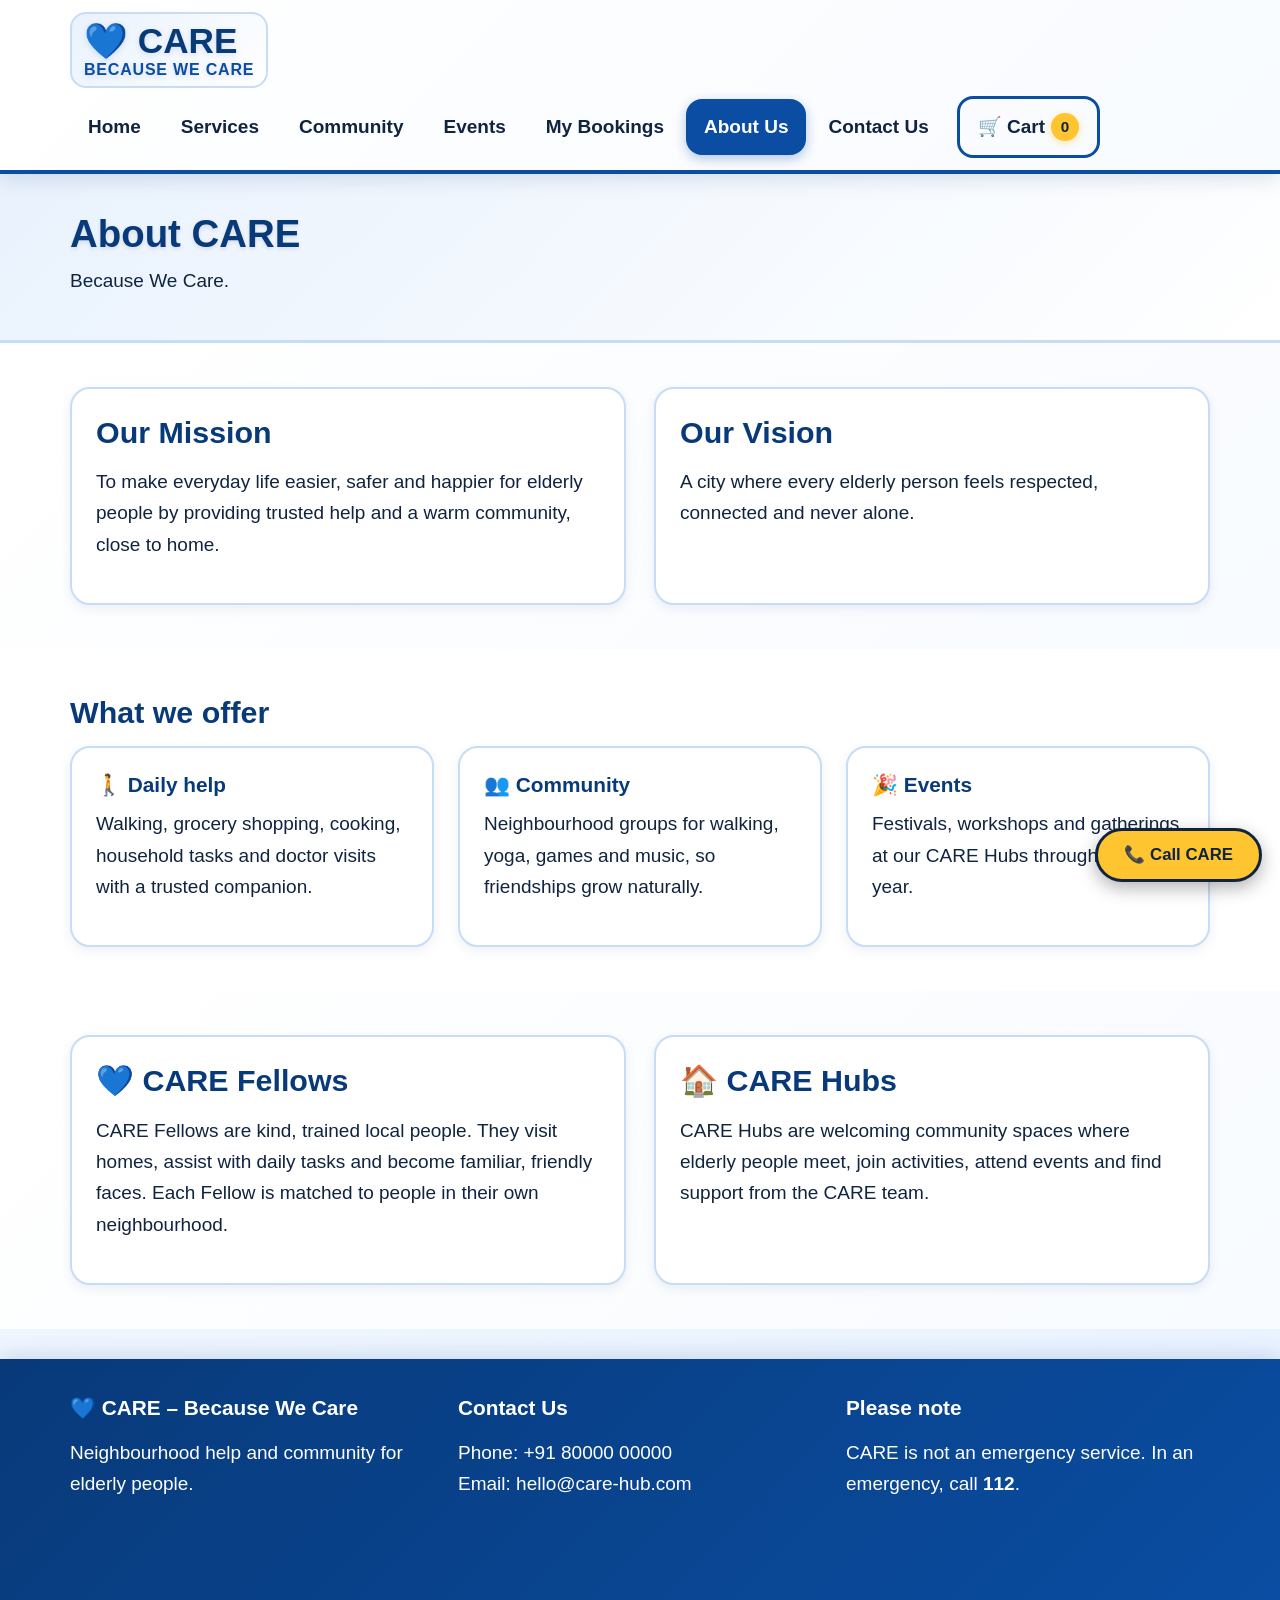
<file: pages/about.html>
<!DOCTYPE html>
<html lang="en">
<head>
<meta charset="utf-8">
<meta name="viewport" content="width=device-width, initial-scale=1">
<title>About Us – CARE: Because We Care</title>
<link rel="stylesheet" href="../css/style.css">
</head>
<body data-root="../" data-page="about">
<main id="main">
<div class="page-head"><div class="wrap"><h1>About CARE</h1><p>Because We Care.</p></div></div>
<section><div class="wrap two-col">
  <div class="panel"><h2>Our Mission</h2><p>To make everyday life easier, safer and happier for elderly people by providing trusted help and a warm community, close to home.</p></div>
  <div class="panel"><h2>Our Vision</h2><p>A city where every elderly person feels respected, connected and never alone.</p></div>
</div></section>
<section style="background:#fff"><div class="wrap">
  <h2>What we offer</h2>
  <div class="grid">
    <div class="panel"><h3>🚶 Daily help</h3><p>Walking, grocery shopping, cooking, household tasks and doctor visits with a trusted companion.</p></div>
    <div class="panel"><h3>👥 Community</h3><p>Neighbourhood groups for walking, yoga, games and music, so friendships grow naturally.</p></div>
    <div class="panel"><h3>🎉 Events</h3><p>Festivals, workshops and gatherings at our CARE Hubs throughout the year.</p></div>
  </div>
</div></section>
<section><div class="wrap two-col">
  <div class="panel"><h2>💙 CARE Fellows</h2><p>CARE Fellows are kind, trained local people. They visit homes, assist with daily tasks and become familiar, friendly faces. Each Fellow is matched to people in their own neighbourhood.</p></div>
  <div class="panel"><h2>🏠 CARE Hubs</h2><p>CARE Hubs are welcoming community spaces where elderly people meet, join activities, attend events and find support from the CARE team.</p></div>
</div></section>
</main>
<script src="../js/data.js"></script>
<script src="../js/app.js"></script>
</body>
</html>
</file>
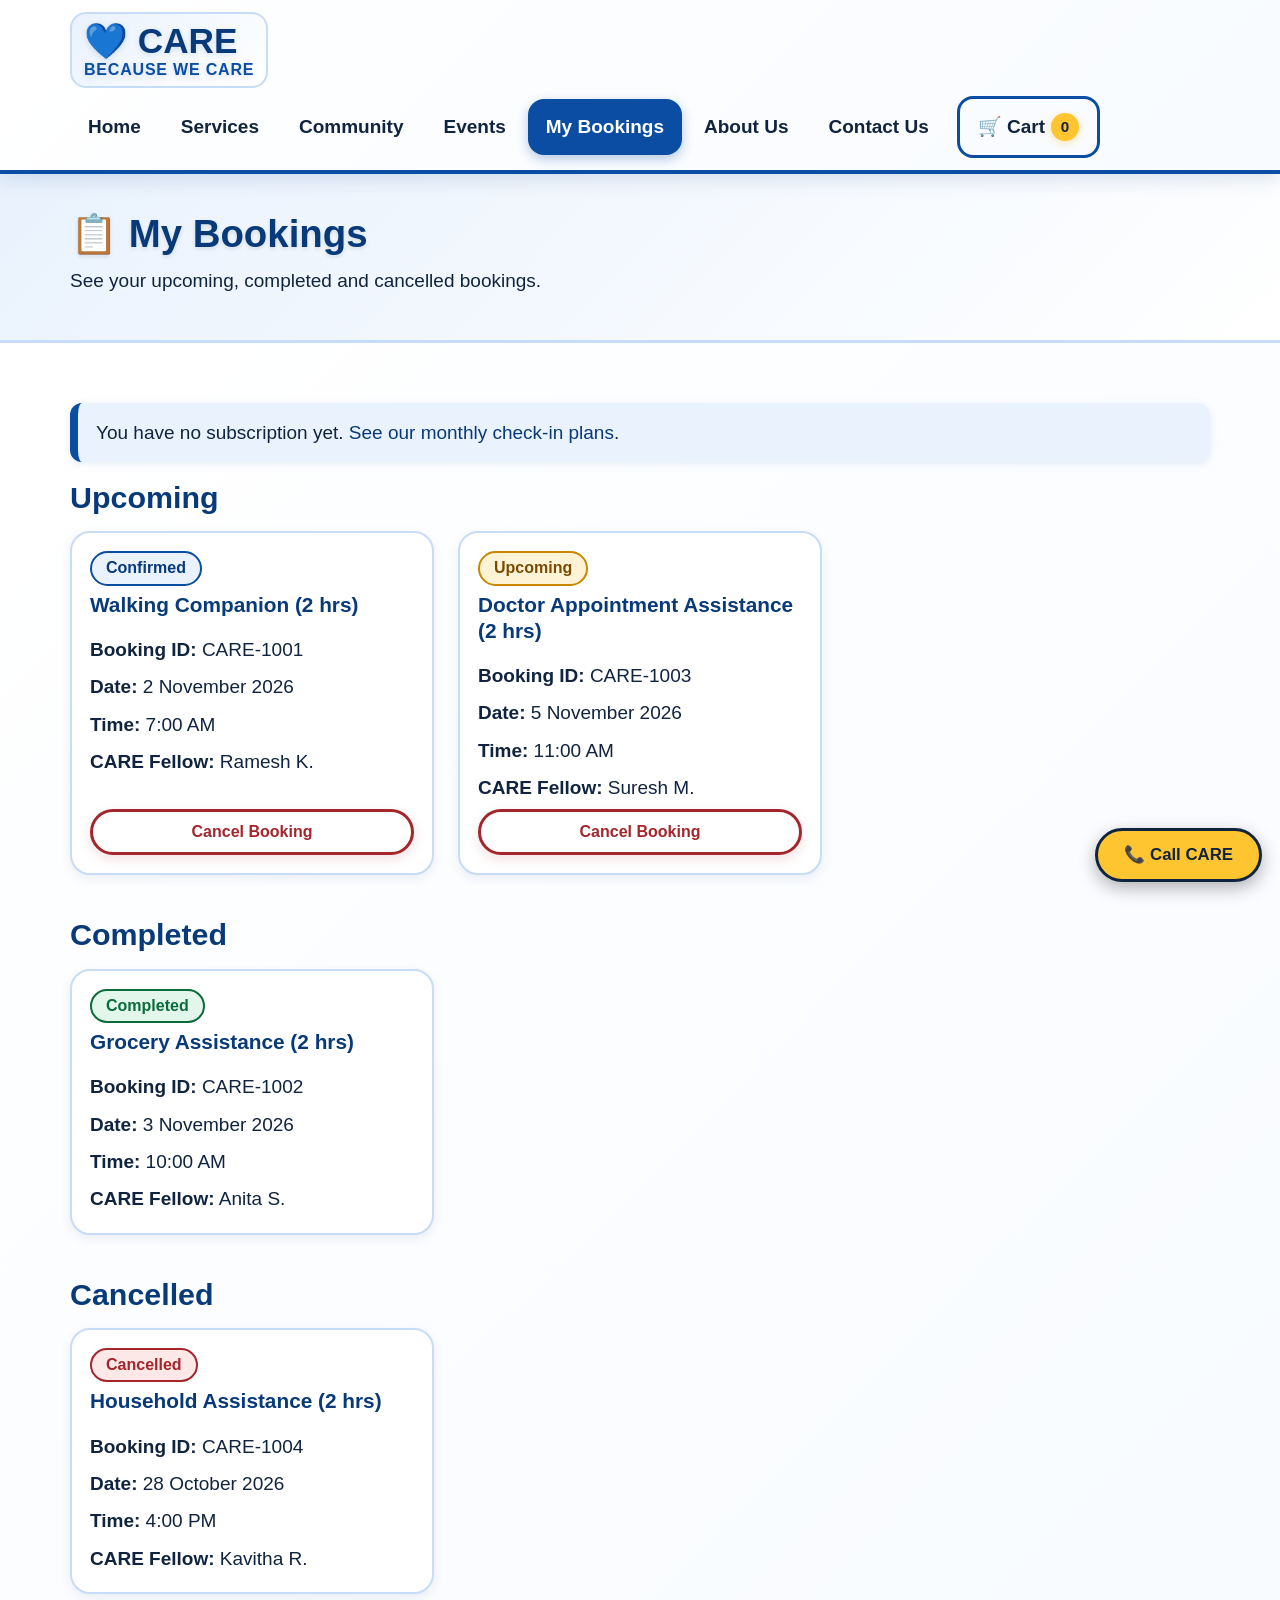
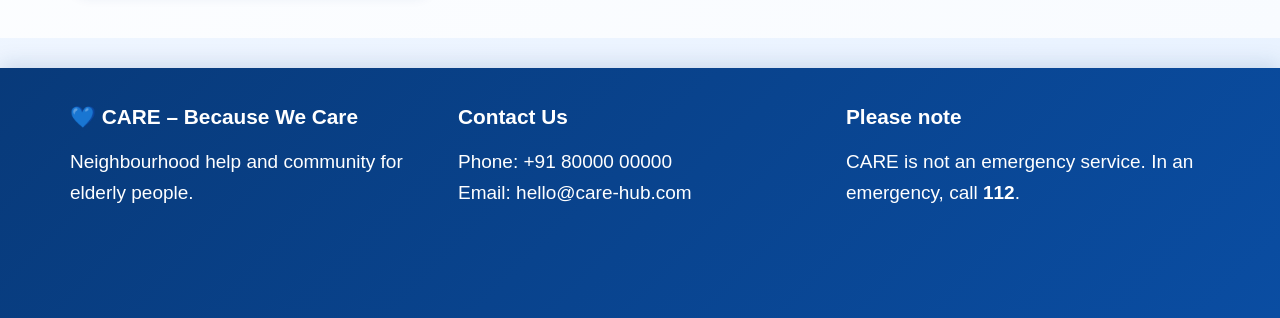
<file: pages/bookings.html>
<!DOCTYPE html>
<html lang="en">
<head>
<meta charset="utf-8">
<meta name="viewport" content="width=device-width, initial-scale=1">
<title>My Bookings – CARE: Because We Care</title>
<link rel="stylesheet" href="../css/style.css">
</head>
<body data-root="../" data-page="bookings">
<main id="main">
<div class="page-head"><div class="wrap"><h1>📋 My Bookings</h1><p>See your upcoming, completed and cancelled bookings.</p></div></div>
<section><div class="wrap">
  <div id="planBox"></div>
  <h2>Upcoming</h2><div class="grid" id="upcomingList"></div>
  <h2 style="margin-top:40px">Completed</h2><div class="grid" id="completedList"></div>
  <h2 style="margin-top:40px">Cancelled</h2><div class="grid" id="cancelledList"></div>
</div></section>
</main>
<script src="../js/data.js"></script>
<script src="../js/app.js"></script>
</body>
</html>
</file>
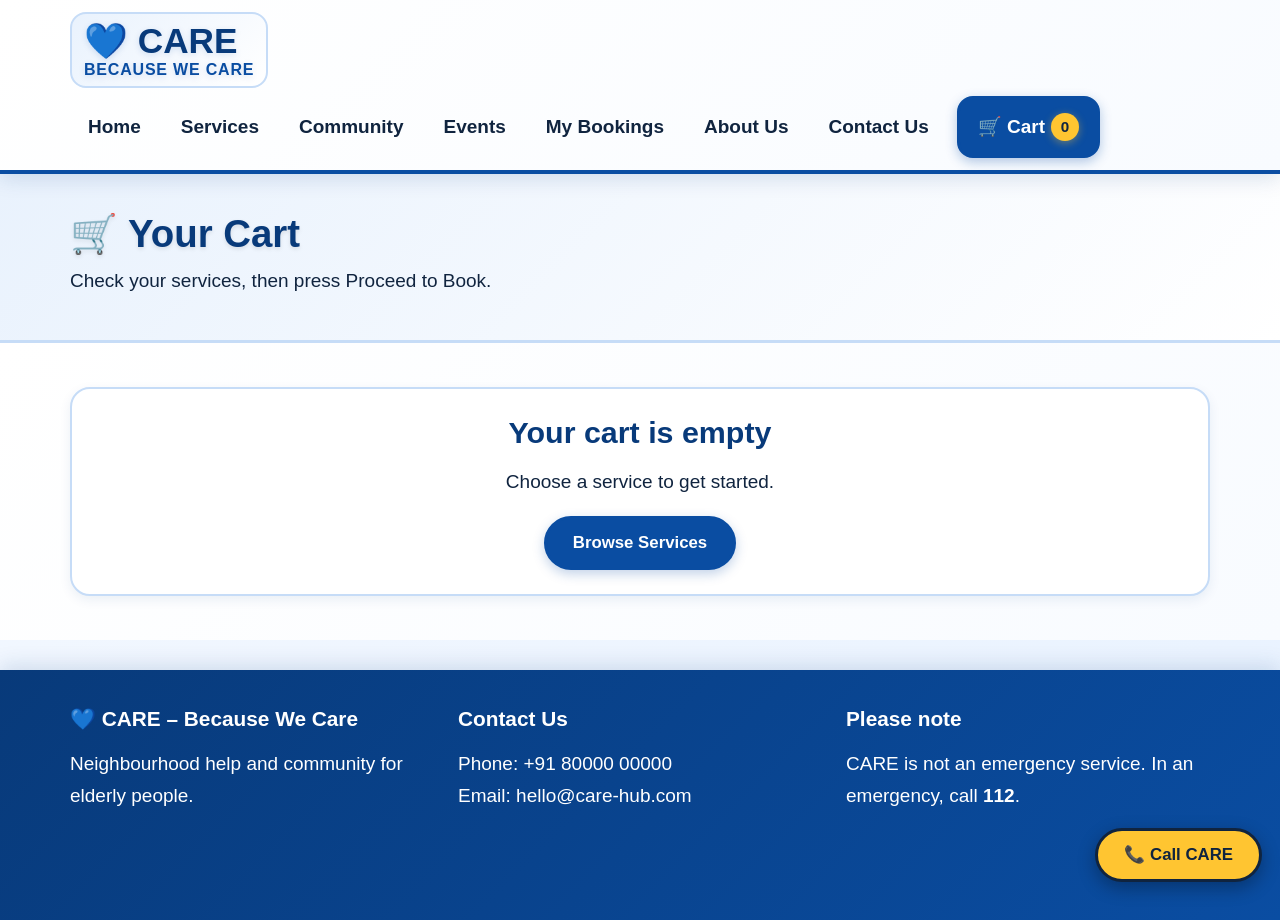
<file: pages/cart.html>
<!DOCTYPE html>
<html lang="en">
<head>
<meta charset="utf-8">
<meta name="viewport" content="width=device-width, initial-scale=1">
<title>My Cart – CARE: Because We Care</title>
<link rel="stylesheet" href="../css/style.css">
</head>
<body data-root="../" data-page="cart">
<main id="main">
<div class="page-head"><div class="wrap"><h1>🛒 Your Cart</h1><p>Check your services, then press Proceed to Book.</p></div></div>
<section><div class="wrap" id="cartBox"></div></section>
<dialog id="bookDlg" aria-labelledby="dlgTitle">
  <h2 id="dlgTitle">Confirm your booking</h2>
  <ul id="bkSummary" class="list-clean"></ul>
  <form id="bookForm">
    <label for="bkDate">Preferred date</label><input type="date" id="bkDate" required>
    <label for="bkTime">Preferred time</label><input type="time" id="bkTime" value="10:00" required>
    <div class="dlg-actions">
      <button type="submit" class="btn">✔ Confirm Booking</button>
      <button type="button" class="btn alt" id="dlgBack">Go Back</button>
    </div>
  </form>
</dialog>
</main>
<script src="../js/data.js"></script>
<script src="../js/app.js"></script>
</body>
</html>
</file>
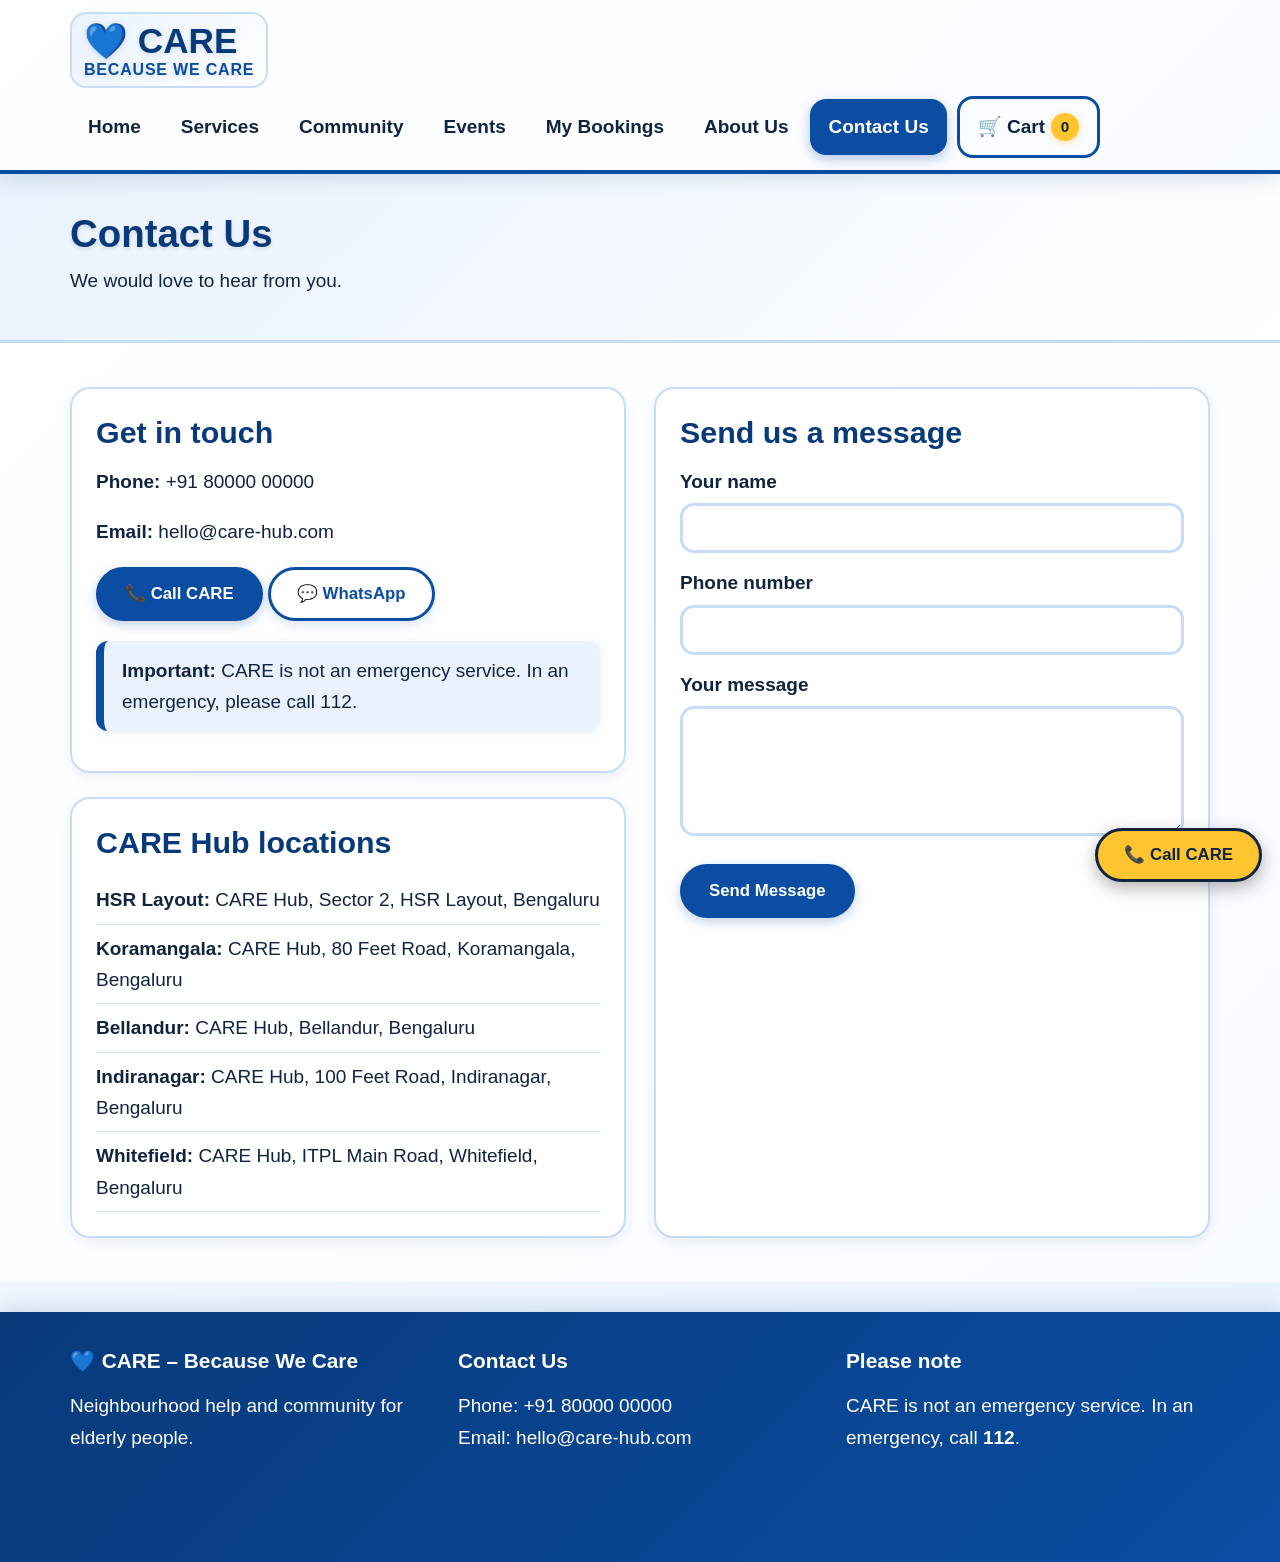
<file: pages/contact.html>
<!DOCTYPE html>
<html lang="en">
<head>
<meta charset="utf-8">
<meta name="viewport" content="width=device-width, initial-scale=1">
<title>Contact Us – CARE: Because We Care</title>
<link rel="stylesheet" href="../css/style.css">
</head>
<body data-root="../" data-page="contact">
<main id="main">
<div class="page-head"><div class="wrap"><h1>Contact Us</h1><p>We would love to hear from you.</p></div></div>
<section><div class="wrap two-col">
  <div>
    <div class="panel">
      <h2>Get in touch</h2>
      <p><strong>Phone:</strong> +91 80000 00000</p>
      <p><strong>Email:</strong> hello@care-hub.com</p>
      <a class="btn" href="tel:+918000000000">📞 Call CARE</a>
      <a class="btn alt" href="https://wa.me/918000000000" target="_blank" rel="noopener">💬 WhatsApp</a>
      <p class="notice" style="margin-top:20px"><strong>Important:</strong> CARE is not an emergency service. In an emergency, please call 112.</p>
    </div>
    <div class="panel" style="margin-top:24px"><h2>CARE Hub locations</h2><ul class="list-clean" id="hubList"></ul></div>
  </div>
  <div class="panel">
    <h2>Send us a message</h2>
    <p id="formMsg" class="notice success" role="status" hidden></p>
    <form id="contactForm">
      <label for="cName">Your name</label><input id="cName" name="name" required autocomplete="name">
      <label for="cPhone">Phone number</label><input id="cPhone" name="phone" type="tel" autocomplete="tel">
      <label for="cMsg">Your message</label><textarea id="cMsg" name="message" rows="5" required></textarea>
      <p></p><button type="submit" class="btn">Send Message</button>
    </form>
  </div>
</div></section>
</main>
<script src="../js/data.js"></script>
<script src="../js/app.js"></script>
</body>
</html>
</file>
<file: css/style.css>
/* CARE – Because We Care | Blue & white theme, built for elderly users */
:root{--blue:#0a4da2;--blue-d:#083a7a;--blue-l:#e9f2fd;--blue-m:#c6dcf7;--ink:#10243f;--amber:#ffc531;--ok:#0b6b3a;--bad:#a4262c;--r:20px}
*{box-sizing:border-box}
html{scroll-behavior:smooth}
body{margin:0;font-family:"Segoe UI",Verdana,Arial,sans-serif;font-size:19px;line-height:1.65;color:var(--ink);background:linear-gradient(135deg,#f5f9ff 0%,#e8f2ff 100%)}
img{max-width:100%;border-radius:12px}
a{color:var(--blue-d);text-decoration:none;transition:color 0.2s ease}
a:hover{color:var(--blue)}
h1,h2,h3{line-height:1.25;margin:0 0 .5em;color:var(--blue-d);font-weight:700}
h1{font-size:2.4rem;text-shadow:0 2px 4px rgba(0,0,0,0.1)}h2{font-size:1.9rem}h3{font-size:1.3rem}
p{margin:0 0 1em}
:focus-visible{outline:4px solid var(--amber);outline-offset:3px}
.wrap{max-width:1180px;margin:0 auto;padding:0 20px}
.skip{position:absolute;left:-999px;top:0;background:#fff;padding:12px;z-index:100}.skip:focus{left:10px}
section{padding:44px 0;position:relative}
section:nth-child(even){background:linear-gradient(135deg,#fff 0%,#f8fbff 100%)}
.center{text-align:center}

/* Buttons */
.btn{display:inline-flex;align-items:center;justify-content:center;gap:8px;min-height:54px;padding:10px 26px;border-radius:999px;border:3px solid var(--blue);background:var(--blue);color:#fff;font-family:inherit;font-size:1.05rem;font-weight:700;text-decoration:none;cursor:pointer;text-align:center;box-shadow:0 4px 12px rgba(10,77,162,0.25);transition:all 0.2s ease}
.btn:hover{background:var(--blue-d);border-color:var(--blue-d);transform:translateY(-2px);box-shadow:0 6px 16px rgba(10,77,162,0.35)}
.btn.alt{background:#fff;color:var(--blue);box-shadow:0 4px 12px rgba(10,77,162,0.15)}.btn.alt:hover{background:var(--blue-l);box-shadow:0 6px 16px rgba(10,77,162,0.25)}
.btn.light{background:#fff;color:var(--blue-d);border-color:#fff;box-shadow:0 4px 12px rgba(0,0,0,0.15)}.btn.light:hover{background:var(--blue-l);box-shadow:0 6px 16px rgba(0,0,0,0.2)}
.btn.small{min-height:46px;padding:6px 18px;font-size:1rem}
.btn[disabled]{cursor:default;opacity:0.6;box-shadow:none}
.btn.done,.btn.done:hover{background:var(--ok);border-color:var(--ok);color:#fff;box-shadow:0 4px 12px rgba(11,107,58,0.25)}
.btn.danger{background:#fff;color:var(--bad);border-color:var(--bad);box-shadow:0 4px 12px rgba(164,38,44,0.15)}.btn.danger:hover{background:#fde8e8;box-shadow:0 6px 16px rgba(164,38,44,0.25)}

/* Header & nav */
.site-header{position:sticky;top:0;z-index:50;background:linear-gradient(135deg,#fff 0%,#f8fbff 100%);border-bottom:4px solid var(--blue);box-shadow:0 4px 20px rgba(8,58,122,.15)}
.bar{display:flex;align-items:center;justify-content:space-between;flex-wrap:wrap;gap:8px;padding-top:12px;padding-bottom:12px}
.logo{display:flex;flex-direction:column;text-decoration:none;color:var(--blue-d);font-weight:900;font-size:2.2rem;line-height:1.1;text-shadow:0 2px 6px rgba(10,77,162,0.15);padding:8px 12px;background:linear-gradient(135deg,var(--blue-l) 0%,#fff 100%);border-radius:16px;border:2px solid var(--blue-m);transition:all 0.2s ease}
.logo:hover{transform:scale(1.02);box-shadow:0 4px 12px rgba(10,77,162,0.2)}
.logo small{font-size:1rem;font-weight:700;color:var(--blue);letter-spacing:0.8px;text-transform:uppercase}
.menu-btn{display:none}
nav{display:flex;align-items:center;gap:4px;flex-wrap:wrap}
nav a{padding:12px 18px;border-radius:16px;text-decoration:none;font-weight:600;color:var(--ink);transition:all 0.2s ease}
nav a:hover{background:var(--blue-l);transform:translateY(-2px)}
nav a.active{background:var(--blue);color:#fff;box-shadow:0 4px 12px rgba(10,77,162,0.3)}
nav a.cart-link{border:3px solid var(--blue);margin-left:6px;display:inline-flex;align-items:center;gap:6px}
.badge{min-width:28px;height:28px;padding:0 6px;border-radius:999px;background:var(--amber);color:#10243f;font-weight:800;font-size:.95rem;display:inline-flex;align-items:center;justify-content:center;box-shadow:0 2px 8px rgba(255,197,49,0.4)}

/* Hero */
.hero{background:linear-gradient(135deg,var(--blue-d) 0%,var(--blue) 100%);color:#fff;padding:56px 0;box-shadow:0 8px 32px rgba(8,58,122,0.25)}
.hero-grid{display:grid;grid-template-columns:1.1fr .9fr;gap:36px;align-items:center}
.hero h1{color:#fff;font-size:2.8rem;text-shadow:0 4px 8px rgba(0,0,0,0.2)}
.hero p{font-size:1.2rem;text-shadow:0 2px 4px rgba(0,0,0,0.1)}
.hero img{width:100%;border-radius:var(--r);border:4px solid #fff;box-shadow:0 8px 24px rgba(0,0,0,0.2)}
.actions{display:flex;flex-direction:column;gap:14px;max-width:440px;margin:20px 0}
.actions .btn{justify-content:flex-start;font-size:1.2rem;min-height:62px;box-shadow:0 4px 12px rgba(0,0,0,0.15);transition:all 0.2s ease}
.actions .btn:hover{transform:translateY(-2px);box-shadow:0 6px 16px rgba(0,0,0,0.2)}
.page-head{background:linear-gradient(135deg,var(--blue-l) 0%,#fff 100%);border-bottom:3px solid var(--blue-m);padding:36px 0 24px;box-shadow:0 4px 12px rgba(8,58,122,0.08)}
.page-head h1{margin-bottom:.2em}

/* Cards */
.grid{display:grid;grid-template-columns:repeat(auto-fill,minmax(290px,1fr));gap:24px}
.card,.panel{background:#fff;border:2px solid var(--blue-m);border-radius:var(--r);overflow:hidden;transition:transform 0.3s ease,box-shadow 0.3s ease}
.card{display:flex;flex-direction:column;box-shadow:0 4px 12px rgba(8,58,122,0.08)}
.card:hover{transform:translateY(-6px);box-shadow:0 12px 32px rgba(8,58,122,0.2)}
.card img{width:100%;height:190px;object-fit:cover;display:block;transition:transform 0.3s ease}
.card:hover img{transform:scale(1.02)}
.card .body{padding:18px;display:flex;flex-direction:column;gap:6px;flex:1}
.card .body p{margin:0}
.card .btn{margin-top:auto}
.card .body>*:last-child{margin-top:auto}
.panel{padding:24px;box-shadow:0 4px 12px rgba(8,58,122,0.08)}
.price{font-size:1.4rem;font-weight:800;color:var(--blue)}.price span{font-size:1rem;font-weight:600;color:var(--ink)}
.meta{font-weight:600;color:var(--blue-d)}
.section-title{display:flex;justify-content:space-between;align-items:center;flex-wrap:wrap;gap:12px;margin-bottom:20px}
.section-title h2{margin:0}
.list-clean{list-style:none;padding:0;margin:0}
.list-clean li{padding:8px 0;border-bottom:1px solid var(--blue-m)}

/* Cart */
.cart-layout{display:grid;grid-template-columns:2fr 1fr;gap:24px;align-items:start}
.row{display:grid;grid-template-columns:90px 1fr auto auto auto;gap:14px;align-items:center;background:#fff;border:2px solid var(--blue-m);border-radius:var(--r);padding:14px;margin-bottom:14px}
.row img{width:90px;height:70px;object-fit:cover;border-radius:12px}
.row h3{margin:0}.row p{margin:0}
.qty{display:flex;align-items:center;gap:10px}
.qty output{min-width:32px;text-align:center;font-weight:800;font-size:1.3rem}
.rb{width:50px;height:50px;border-radius:50%;border:3px solid var(--blue);background:#fff;color:var(--blue);font-size:1.6rem;font-weight:800;cursor:pointer}
.rb:hover{background:var(--blue-l)}.rb[disabled]{opacity:.4;cursor:not-allowed}
.line{font-size:1.2rem;min-width:80px;text-align:right}
.summary{position:sticky;top:110px}
.summary dl{margin:0 0 16px}
.summary dl div{display:flex;justify-content:space-between;padding:8px 0;border-bottom:1px solid var(--blue-m)}
.summary dt,.summary dd{margin:0}
.summary .total{font-size:1.4rem;font-weight:800;color:var(--blue-d);border-bottom:0}
.summary .btn{width:100%}

/* Bookings */
.status{display:inline-block;align-self:flex-start;padding:2px 14px;border-radius:999px;font-weight:700;font-size:1rem}
.st-confirmed{background:var(--blue-l);color:var(--blue-d);border:2px solid var(--blue)}
.st-upcoming{background:#fff3d6;color:#7a4b00;border:2px solid #c98600}
.st-completed{background:#e3f6ec;color:var(--ok);border:2px solid var(--ok)}
.st-cancelled{background:#fde8e8;color:var(--bad);border:2px solid var(--bad)}
.empty{padding:20px;border:2px dashed var(--blue-m);border-radius:var(--r);background:#fff}

/* Forms */
label{display:block;font-weight:700;margin:14px 0 6px}
input,textarea,select{width:100%;padding:12px 14px;font-family:inherit;font-size:1.05rem;border:3px solid var(--blue-m);border-radius:14px;color:var(--ink);background:#fff;transition:border-color 0.2s ease,box-shadow 0.2s ease}
input:focus,textarea:focus,select:focus{border-color:var(--blue);box-shadow:0 0 0 4px rgba(10,77,162,0.1)}
.notice{background:var(--blue-l);border-left:8px solid var(--blue);padding:14px 18px;border-radius:12px;margin:16px 0;box-shadow:0 2px 8px rgba(10,77,162,0.1)}
.success{background:#e3f6ec;border-left-color:var(--ok);color:#0a4d2b;font-weight:600;box-shadow:0 2px 8px rgba(11,107,58,0.1)}
.two-col{display:grid;grid-template-columns:1fr 1fr;gap:28px}

dialog{border:4px solid var(--blue);border-radius:var(--r);max-width:520px;width:92%;padding:26px;color:var(--ink)}
dialog::backdrop{background:rgba(8,58,122,.55)}
.dlg-actions{display:flex;gap:12px;flex-wrap:wrap;margin-top:20px}

/* Toast, call button, footer */
#toast{position:fixed;left:50%;bottom:90px;transform:translateX(-50%) translateY(30px);background:var(--blue-d);color:#fff;padding:14px 26px;border-radius:999px;font-weight:700;border:3px solid #fff;box-shadow:0 6px 20px rgba(0,0,0,.3);opacity:0;pointer-events:none;transition:.3s;z-index:90;max-width:92%;text-align:center}
#toast.show{opacity:1;transform:translateX(-50%) translateY(0)}
.call-fab{position:fixed;right:18px;bottom:18px;z-index:60;box-shadow:0 6px 18px rgba(0,0,0,.3);background:var(--amber);color:#10243f;border-color:#10243f;transition:all 0.2s ease}
.call-fab:hover{background:#ffd75e;color:#10243f;border-color:#10243f;transform:scale(1.05);box-shadow:0 8px 24px rgba(0,0,0,0.3)}
.site-footer{background:linear-gradient(135deg,var(--blue-d) 0%,var(--blue) 100%);color:#fff;padding:36px 0 90px;margin-top:30px;box-shadow:0 -4px 20px rgba(8,58,122,0.15)}
.site-footer a{color:#fff;text-decoration:none;transition:color 0.2s ease}.site-footer a:hover{color:var(--amber)}.site-footer h3{color:#fff;margin-bottom:16px}
.foot-grid{display:grid;grid-template-columns:repeat(auto-fit,minmax(240px,1fr));gap:24px}

@media(max-width:960px){
 .hero-grid,.cart-layout,.two-col{grid-template-columns:1fr}
 .menu-btn{display:inline-flex}
 nav{display:none;flex-direction:column;align-items:stretch;width:100%}
 nav.open{display:flex}
 nav a.cart-link{margin-left:0;justify-content:center}
 .summary{position:static}
 .hero h1{font-size:2.2rem}
 .grid{grid-template-columns:repeat(auto-fill,minmax(260px,1fr));gap:20px}
 .card img{height:170px}
 .card .body{padding:16px}
}
@media(max-width:640px){
 .row{grid-template-columns:70px 1fr;}
 .row img{width:70px;height:60px}
 .line{text-align:left}
 h1{font-size:2rem}
 .card img{height:160px}
 .card .body{padding:14px}
 .card h3{font-size:1.15rem}
 .card .btn{font-size:1rem;min-height:48px;padding:8px 16px}
 .card .meta{font-size:0.95rem}
}
@media(prefers-reduced-motion:reduce){*{transition:none!important;scroll-behavior:auto!important}}

/* Enhanced event card responsiveness */
@media(max-width:480px){
 .grid{grid-template-columns:1fr;gap:16px}
 .card img{height:150px}
 .card .body{padding:12px}
 .card h3{font-size:1.1rem}
 .card .btn{width:100%;justify-content:center}
 .wrap{padding:0 16px}
 section{padding:32px 0}
}

/* Hours selector & plans */
.row select,.card select{width:auto;min-width:150px;font-weight:600}
.card select{width:100%}
.line small{font-weight:600;color:var(--blue)}
.plan ul{margin:0 0 12px;padding-left:22px}
.plan .big{font-size:1.7rem;font-weight:800;color:var(--blue-d);margin:0}.plan .big span{font-size:1rem;font-weight:600;color:var(--ink)}
.plan.best{border:4px solid var(--blue)}
</file>
